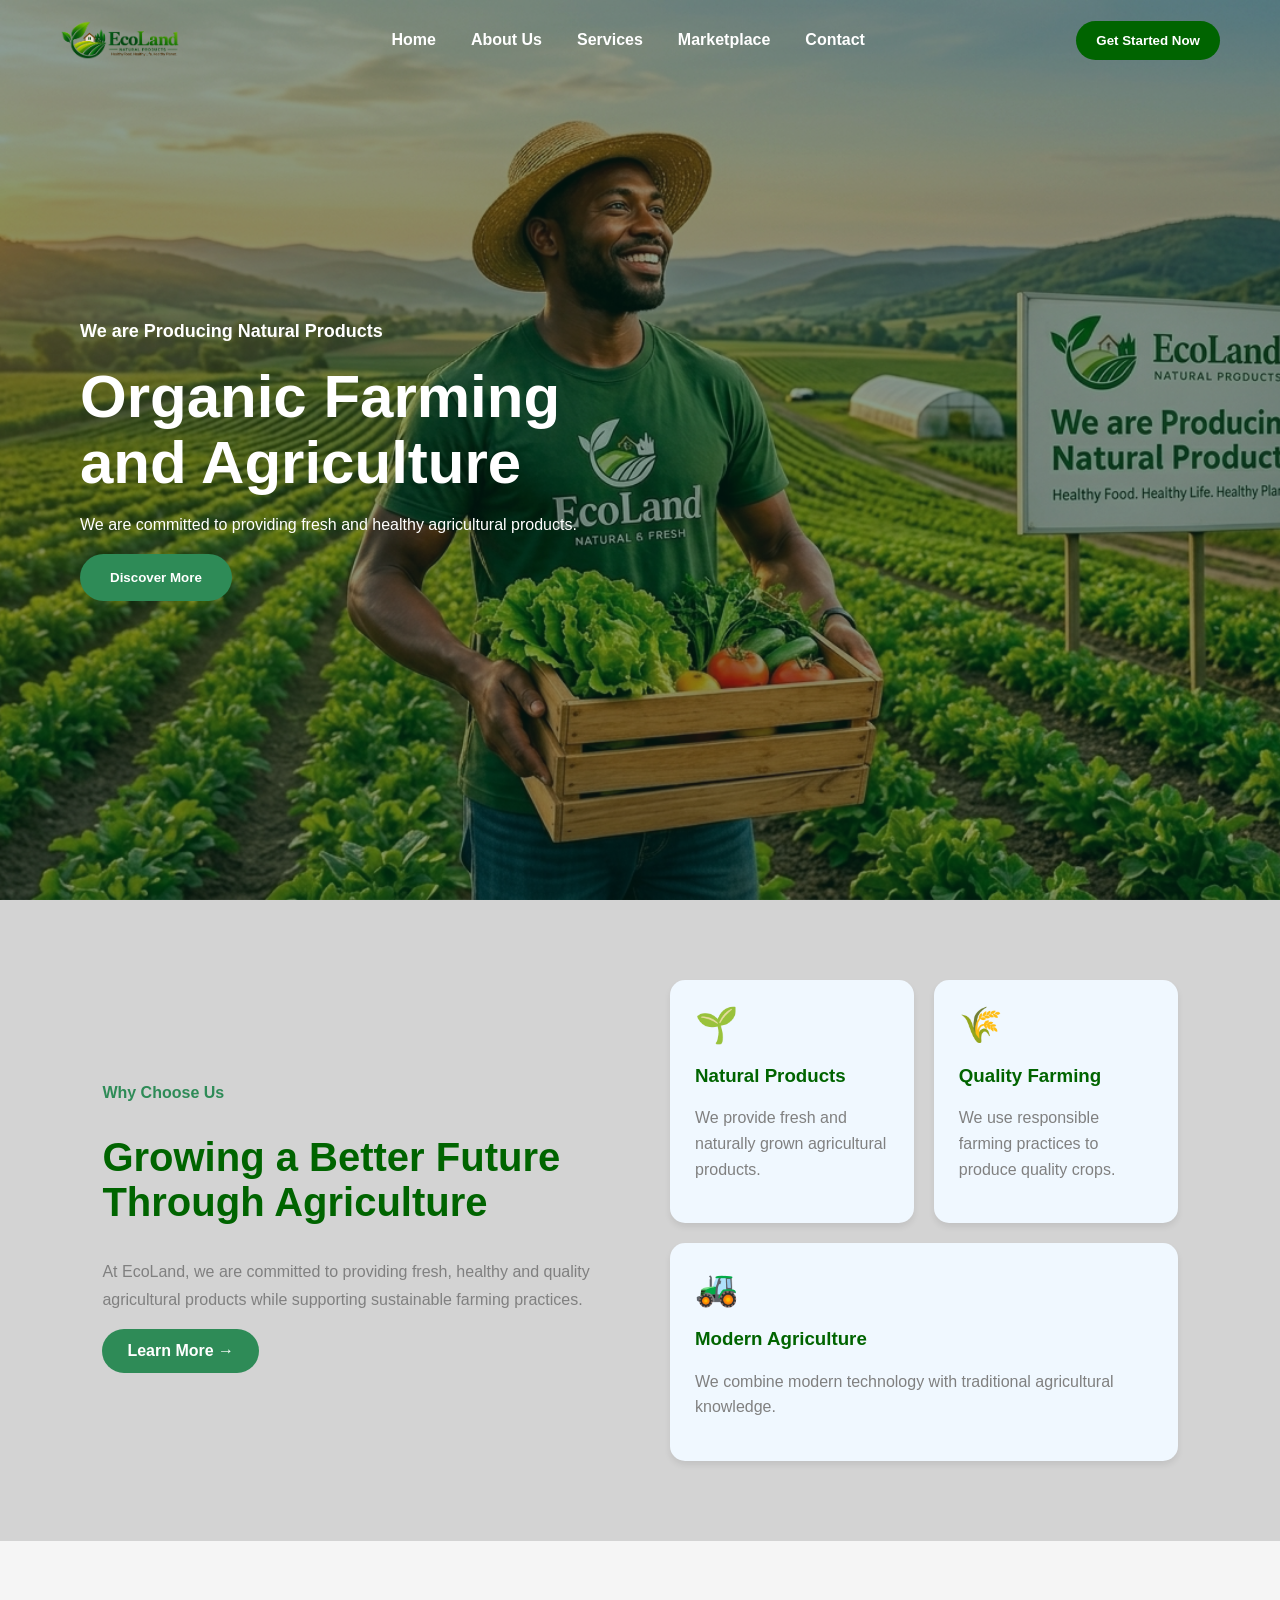
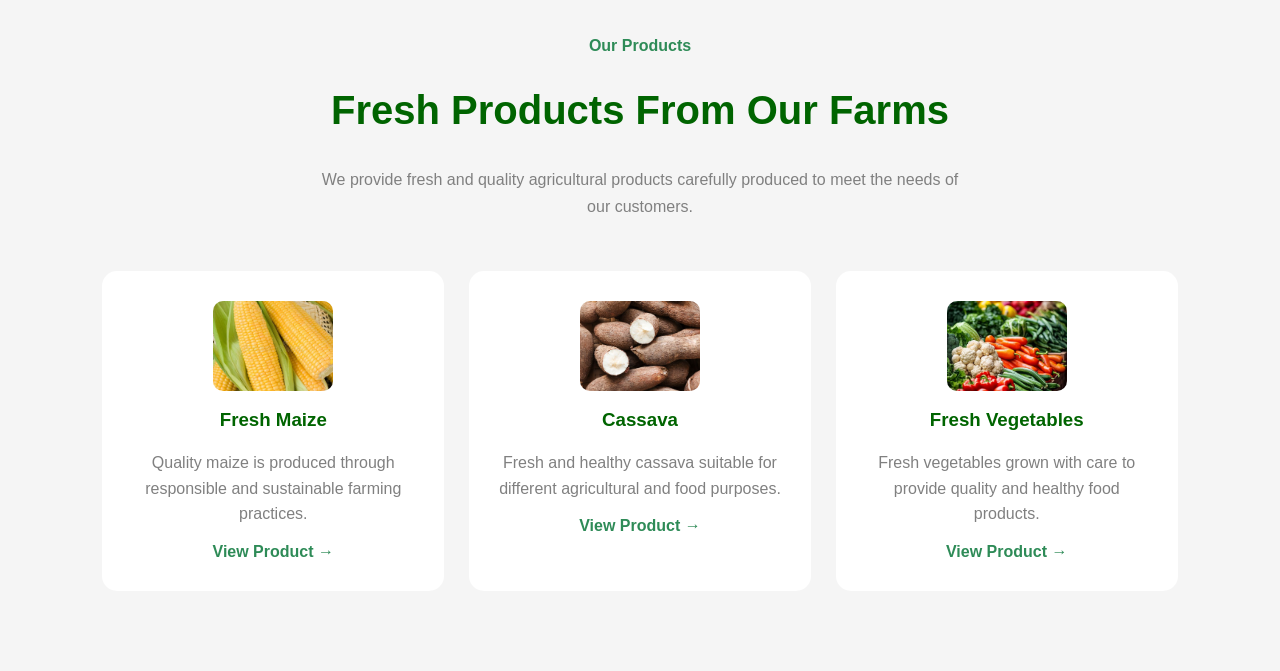
<file: index.html>
<!DOCTYPE html>
<html lang="en">

<head>
    <meta charset="UTF-8">
    <meta name="viewport" content="width=device-width, initial-scale=1.0">

    <title>EcoLand</title>

    <link rel="stylesheet" href="css/style.css">
</head>

<body>

    <!-- NAVIGATION -->
    <nav>

        <div class="logo">
            <a href="index.html">
                <img src="images/eco land logo.png" alt="EcoLand Logo">
            </a>
        </div>

        <ul>
            <li><a href="index.html">Home</a></li>
            <li><a href="about.html">About Us</a></li>
            <li><a href="service.html">Services</a></li>
            <li><a href="marketplace.html">Marketplace</a></li>
            <li><a href="contact.html">Contact</a></li>
        </ul>

        <a href="contact.html">
            <button>Get Started Now</button>
        </a>

    </nav>


    <!-- HERO SECTION -->
    <section class="hero">

        <div class="hero-overlay"></div>

        <div class="hero-content">

            <p class="subtitle">
                We are Producing Natural Products
            </p>

            <h1>
                Organic Farming<br>
                and Agriculture
            </h1>

            <p>
                We are committed to providing fresh and healthy
                agricultural products.
            </p>

            <button id="discoverButton">
                Discover More
            </button>

        </div>

    </section>


    <!-- WHY CHOOSE US -->
    <section class="why-us">

        <div class="why-text">

            <p class="section-subtitle">
                Why Choose Us
            </p>

            <h2>
                Growing a Better Future Through Agriculture
            </h2>

            <p>
                At EcoLand, we are committed to providing fresh,
                healthy and quality agricultural products while
                supporting sustainable farming practices.
            </p>

            <a href="about.html" class="learn-more">
                Learn More →
            </a>

        </div>


        <div class="why-cards">

            <div class="why-card">

                <div class="icon">🌱</div>

                <h3>
                    Natural Products
                </h3>

                <p>
                    We provide fresh and naturally grown
                    agricultural products.
                </p>

            </div>


            <div class="why-card">

                <div class="icon">🌾</div>

                <h3>
                    Quality Farming
                </h3>

                <p>
                    We use responsible farming practices
                    to produce quality crops.
                </p>

            </div>


            <div class="why-card">

                <div class="icon">🚜</div>

                <h3>
                    Modern Agriculture
                </h3>

                <p>
                    We combine modern technology with
                    traditional agricultural knowledge.
                </p>

            </div>

        </div>

    </section>


    <!-- OUR PRODUCTS -->
    <section class="products">

        <div class="products-heading">

            <p class="section-subtitle">
                Our Products
            </p>

            <h2>
                Fresh Products From Our Farms
            </h2>

            <p>
                We provide fresh and quality agricultural products
                carefully produced to meet the needs of our customers.
            </p>

        </div>


        <div class="product-cards">

            <!-- PRODUCT 1 -->
            <div class="product-card">

                <div class="product-image">
                    <img src="images/fresh maize.jpg"
                        alt="Fresh Maize">
                </div>

                <h3>
                    Fresh Maize
                </h3>

                <p>
                    Quality maize is produced through responsible
                    and sustainable farming practices.
                </p>

                <a href="marketplace.html">
                    View Product →
                </a>

            </div>


            <!-- PRODUCT 2 -->
            <div class="product-card">

                <div class="product-image">
                    <img src="images/fresh cassava.jpg"
                        alt="Fresh Cassava">
                </div>

                <h3>
                    Cassava
                </h3>

                <p>
                    Fresh and healthy cassava suitable for different
                    agricultural and food purposes.
                </p>

                <a href="marketplace.html">
                    View Product →
                </a>

            </div>


            <!-- PRODUCT 3 -->
            <div class="product-card">

                <div class="product-image">
                    <img src="images/fresh vegetable.jpg"
                        alt="Fresh Vegetable">
                </div>

                <h3>
                    Fresh Vegetables
                </h3>

                <p>
                    Fresh vegetables grown with care to provide
                    quality and healthy food products.
                </p>

                <a href="marketplace.html">
                    View Product →
                </a>

            </div>

        </div>

    </section>


    <script src="js/script.js"></script>

</body>

</html>
</file>
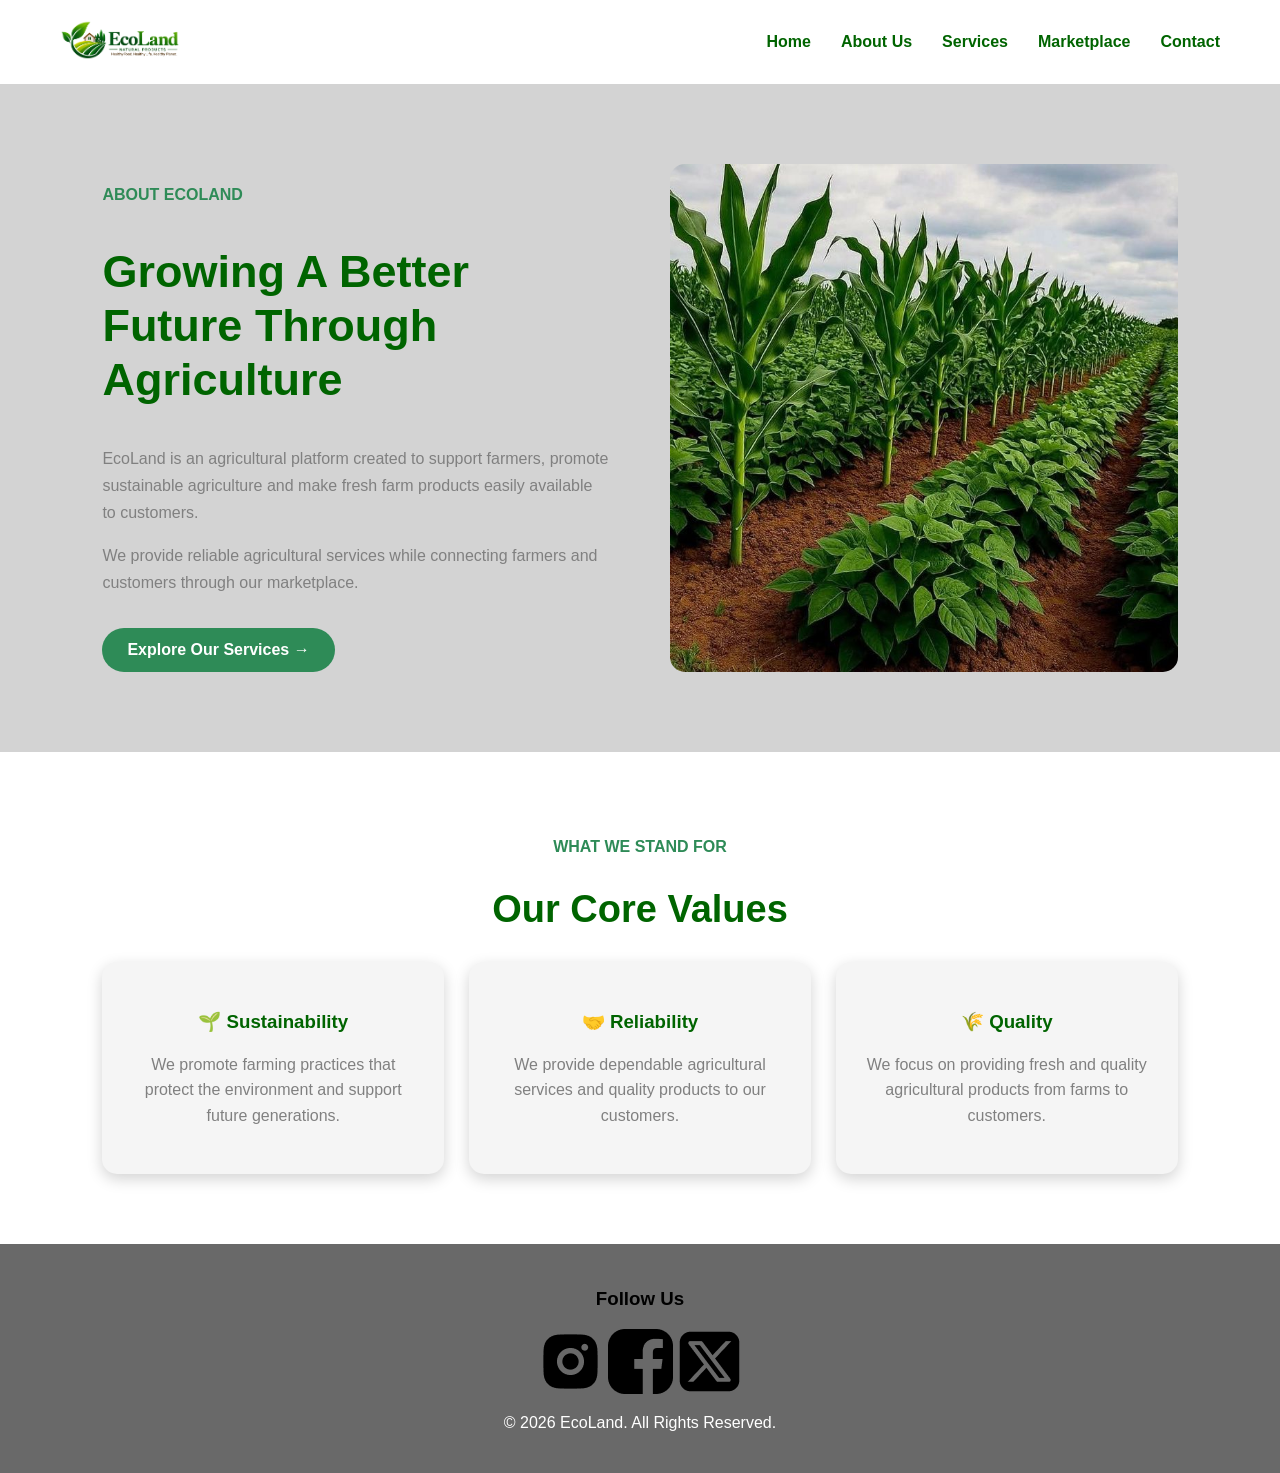
<file: about.html>
<!DOCTYPE html>
<html lang="en">

<head>
    <meta charset="UTF-8">
    <meta name="viewport" content="width=device-width, initial-scale=1.0">

    <title>EcoLand About Us</title>

    <link rel="stylesheet" href="css/about.css">
</head>

<body>

    <!-- NAVIGATION -->
    <nav>
        <div class="logo">
            <a href="index.html">
                 <img src="images/eco land logo.png" alt="EcoLand logo">
            </a>
        </div>

        <ul>
            <li><a href="index.html">Home</a></li>
            <li><a href="about.html">About Us</a></li>
            <li><a href="service.html">Services</a></li>
            <li><a href="marketplace.html">Marketplace</a></li>
            <li><a href="contact.html">Contact</a></li>
        </ul>
    </nav>

    <!-- ABOUT -->
    <section class="about">

        <div class="about-text">
            <p>ABOUT ECOLAND</p>

            <h1>Growing A Better Future Through Agriculture</h1>

            <p>
                EcoLand is an agricultural platform created to support farmers,
                promote sustainable agriculture and make fresh farm products
                easily available to customers.
            </p>

            <p>
                We provide reliable agricultural services while connecting
                farmers and customers through our marketplace.
            </p>

            <a href="service.html">Explore Our Services →</a>
        </div>

        <div class="about-image">
            <img src="images/farm-production.jpg" alt="Agricultural farm">
        </div>

    </section>

    <!-- OUR VALUES -->
    <section class="values">

        <p>WHAT WE STAND FOR</p>
        <h2>Our Core Values</h2>

        <div class="value-cards">

            <div class="value-card">
                <h3>🌱 Sustainability</h3>
                <p>
                    We promote farming practices that protect the environment
                    and support future generations.
                </p>
            </div>

            <div class="value-card">
                <h3>🤝 Reliability</h3>
                <p>
                    We provide dependable agricultural services and quality
                    products to our customers.
                </p>
            </div>

            <div class="value-card">
                <h3>🌾 Quality</h3>
                <p>
                    We focus on providing fresh and quality agricultural
                    products from farms to customers.
                </p>
            </div>

        </div>

    </section>

    <!-- FOOTER -->
<footer>

    <div class="footer-social">

        <h3>Follow Us</h3>

        <div class="social-icons">

            <img src="images/instagram logo.png" alt="Instagram">

            <img src="images/facebook logo.png" alt="Facebook">

            <img src="images/x logo.png" alt="X">

        </div>

        <p>© 2026 EcoLand. All Rights Reserved.</p>

    </div>

</footer>

</body>
</html>
</file>
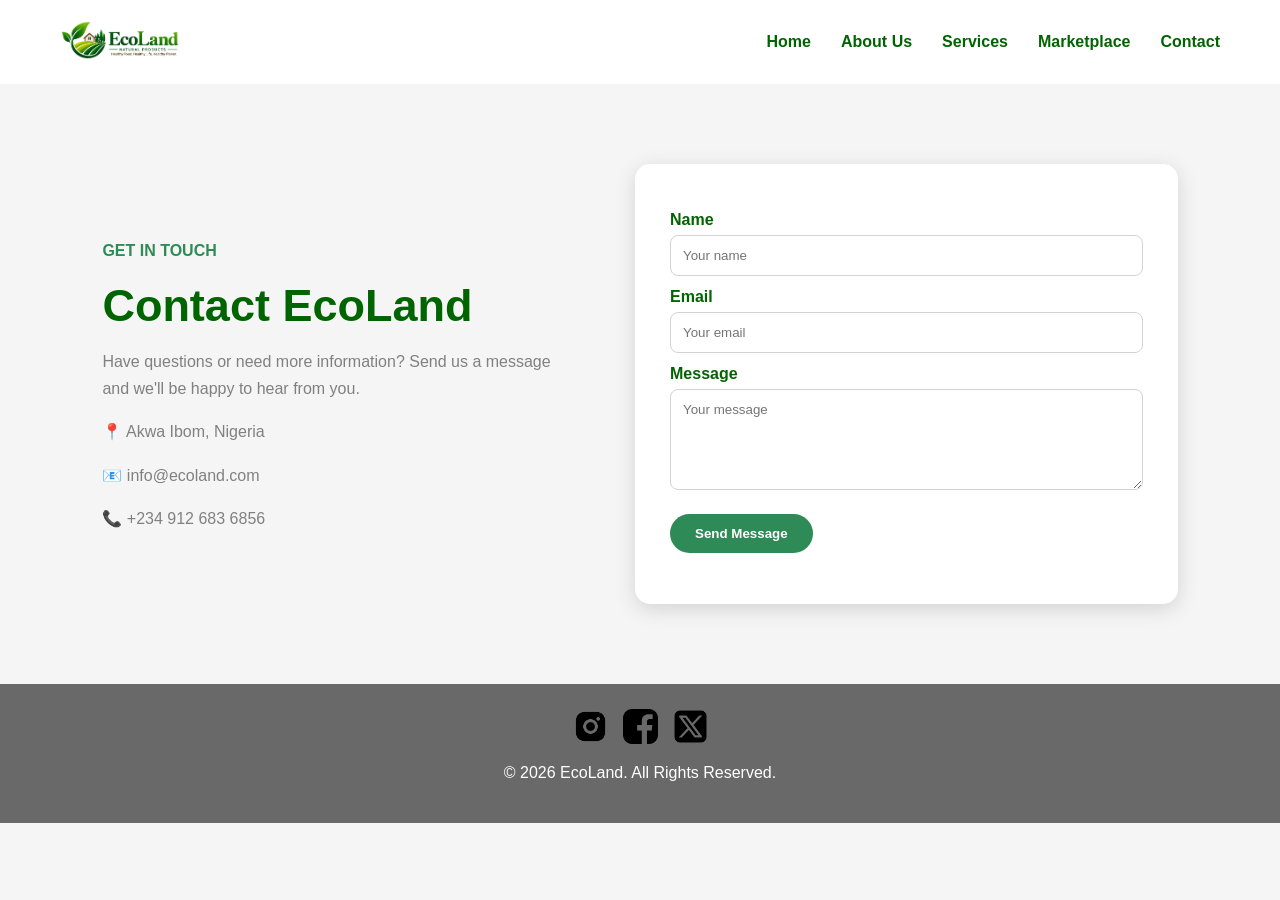
<file: contact.html>
<!DOCTYPE html>
<html lang="en">

<head>
    <meta charset="UTF-8">
    <meta name="viewport" content="width=device-width, initial-scale=1.0">

    <title>EcoLand Contact</title>

    <link rel="stylesheet" href="css/contact.css">
</head>

<body>

    <!-- NAVIGATION -->
    <nav>

        <div class="logo">
            <img src="images/eco land logo.png" alt="EcoLand logo">
        </div>

        <ul>
            <li><a href="index.html">Home</a></li>
            <li><a href="about.html">About Us</a></li>
            <li><a href="service.html">Services</a></li>
            <li><a href="marketplace.html">Marketplace</a></li>
            <li><a href="contact.html">Contact</a></li>
        </ul>

    </nav>


    <!-- CONTACT -->

    <section class="contact">

        <div class="contact-text">

            <p>GET IN TOUCH</p>

            <h1>Contact EcoLand</h1>

            <p>
                Have questions or need more information?
                Send us a message and we'll be happy to hear from you.
            </p>

            <p>📍 Akwa Ibom, Nigeria</p>
            <p>📧 info@ecoland.com</p>
            <p>📞 +234 912 683 6856</p>

        </div>


        <!-- CONTACT FORM -->

        <form class="contact-form" id="contactForm">

            <label for="name">Name</label>
            <input type="text" id="name" placeholder="Your name" required>

            <label for="email">Email</label>
            <input type="email" id="email" placeholder="Your email" required>

            <label for="message">Message</label>
            <textarea id="message" rows="5" placeholder="Your message" required></textarea>

            <button type="submit">Send Message</button>

            <p id="formMessage"></p>

        </form>

    </section>


    <!-- FOOTER -->

    <footer>

        <div class="social-icons">

              <a href="https://www.instagram.com/" target="_blank">
                       <img src="images/instagram logo.png" alt="Instagram">
              </a>

                 <a href="https://www.facebook.com/" target="_blank">
                         <img src="images/facebook logo.png" alt="Facebook">
                  </a>

                 <a href="https://x.com/" target="_blank">
                           <img src="images/x logo.png" alt="X">
                 </a>

            </div>

            <p>© 2026 EcoLand. All Rights Reserved.</p>

        </div>

    </footer>


    <script src="js/script.js"></script>

</body>

</html>
</file>
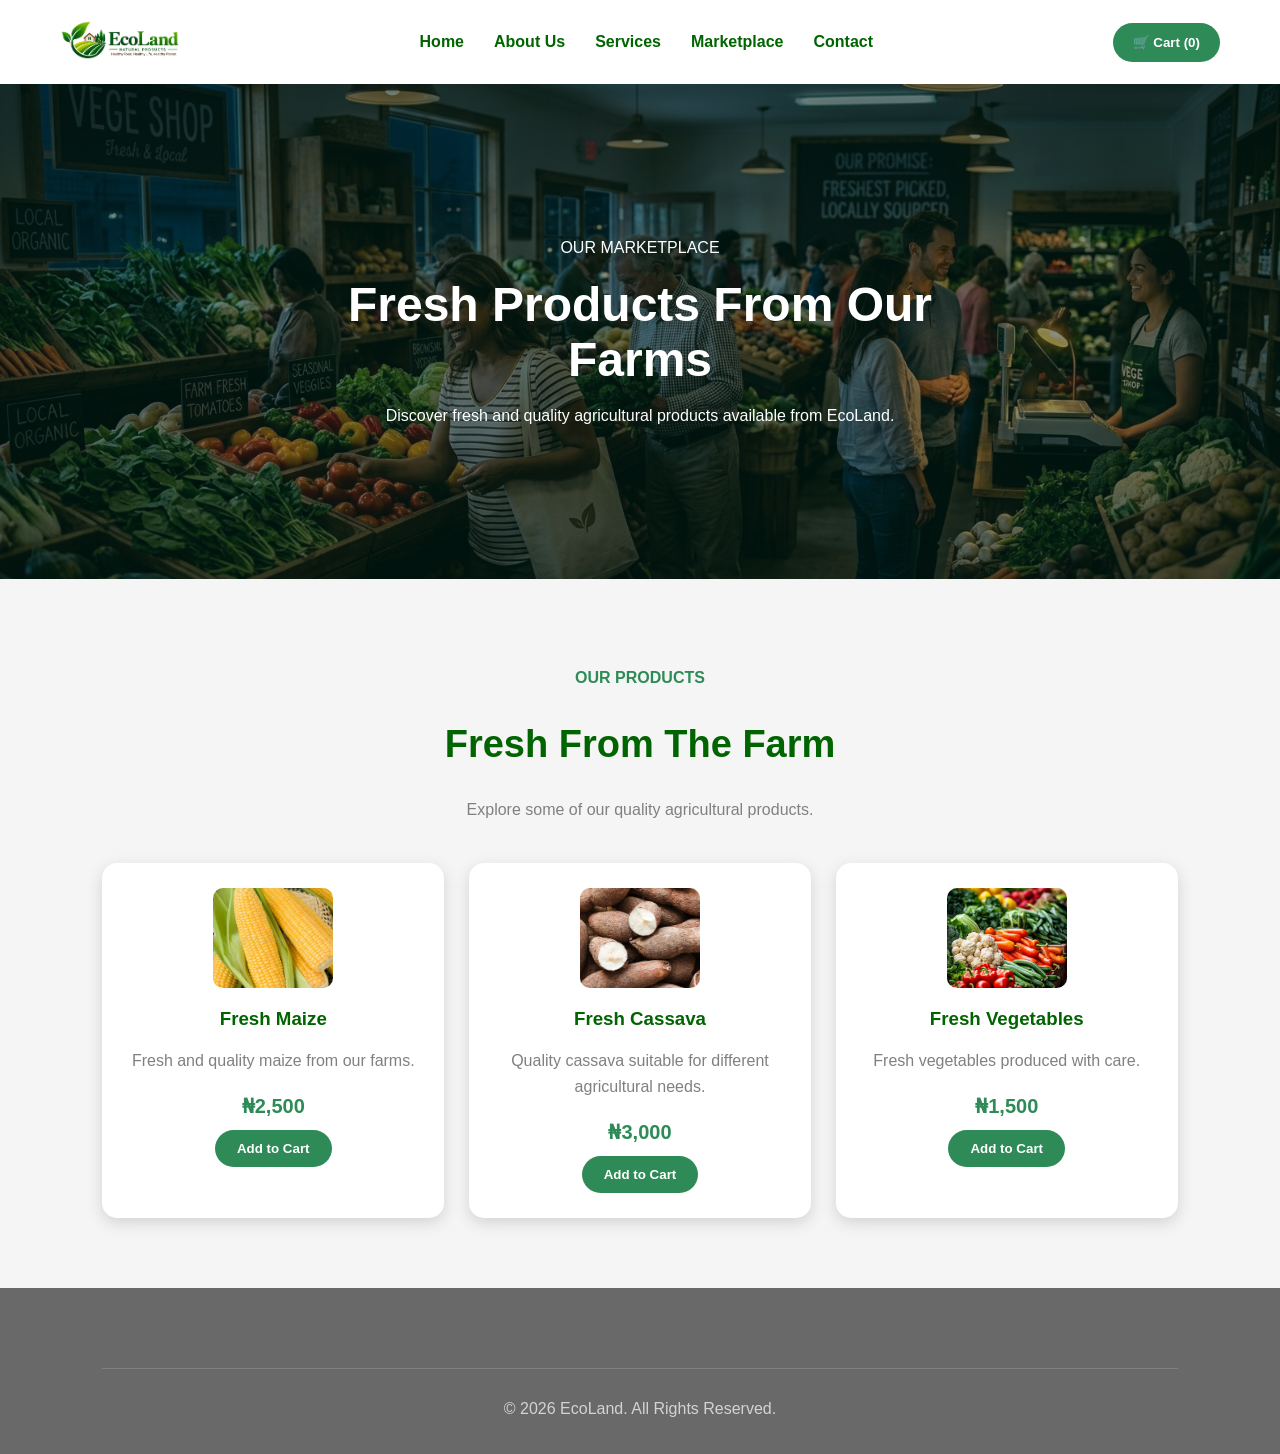
<file: marketplace.html>
<!DOCTYPE html>
<html lang="en">

<head>
    <meta charset="UTF-8">
    <meta name="viewport" content="width=device-width, initial-scale=1.0">

    <title>EcoLand Marketplace</title>

    <link rel="stylesheet" href="css/marketplace.css">
</head>

<body>

<nav>

    <div class="logo">
        <a href="index.html">
            <img src="images/eco land logo.png" alt="EcoLand Logo">
        </a>
    </div>

    <ul>
        <li><a href="index.html">Home</a></li>
        <li><a href="about.html">About Us</a></li>
        <li><a href="service.html">Services</a></li>
        <li><a href="marketplace.html">Marketplace</a></li>
        <li><a href="contact.html">Contact</a></li>
    </ul>

    <button id="cartButton">
        🛒 Cart (<span id="cartCount">0</span>)
    </button>

</nav>


<section class="marketplace-hero">

    <div class="marketplace-hero-content">

        <p>OUR MARKETPLACE</p>

        <h1>Fresh Products From Our Farms</h1>

        <p>
            Discover fresh and quality agricultural products
            available from EcoLand.
        </p>

    </div>

</section>


<section class="products-section">

    <div class="products-heading">

        <p>OUR PRODUCTS</p>

        <h2>Fresh From The Farm</h2>

        <p>
            Explore some of our quality agricultural products.
        </p>

    </div>


    <div class="product-cards">


        <!-- MAIZE -->

        <div class="product-card">

            <div class="product-image">
                <img src="images/fresh maize.jpg" alt="Fresh Maize">
            </div>

            <h3>Fresh Maize</h3>

            <p>Fresh and quality maize from our farms.</p>

            <p class="price">₦2,500</p>

            <button
                class="add-to-cart"
                data-name="Fresh Maize"
                data-price="2500">
                Add to Cart
            </button>

        </div>


        <!-- CASSAVA -->

        <div class="product-card">

            <div class="product-image">
                <img src="images/fresh cassava.jpg" alt="Fresh Cassava">
            </div>

            <h3>Fresh Cassava</h3>

            <p>
                Quality cassava suitable for different
                agricultural needs.
            </p>

            <p class="price">₦3,000</p>

            <button
                class="add-to-cart"
                data-name="Fresh Cassava"
                data-price="3000">
                Add to Cart
            </button>

        </div>


        <!-- VEGETABLES -->

        <div class="product-card">

            <div class="product-image">
                <img src="images/fresh vegetable.jpg" alt="Fresh Vegetables">
            </div>

            <h3>Fresh Vegetables</h3>

            <p>
                Fresh vegetables produced with care.
            </p>

            <p class="price">₦1,500</p>

            <button
                class="add-to-cart"
                data-name="Fresh Vegetables"
                data-price="1500">
                Add to Cart
            </button>

        </div>

    </div>

</section>


<!-- CART -->

<div id="cartPanel" class="cart-panel">

    <div class="cart-header">

        <h2>Your Cart</h2>

        <button id="closeCart">×</button>

    </div>

    <div id="cartItems">

        <p>Your cart is empty.</p>

    </div>

    <div class="cart-total">

        <strong>Total:</strong>

        <span id="cartTotal">₦0</span>

    </div>

    <button id="clearCart" class="clear-cart">
        Clear Cart
    </button>

</div>


<footer class="footer">

    <div class="footer-bottom">

        <p>© 2026 EcoLand. All Rights Reserved.</p>

    </div>

</footer>


<script src="js/script.js"></script>

</body>
</html>
</file>
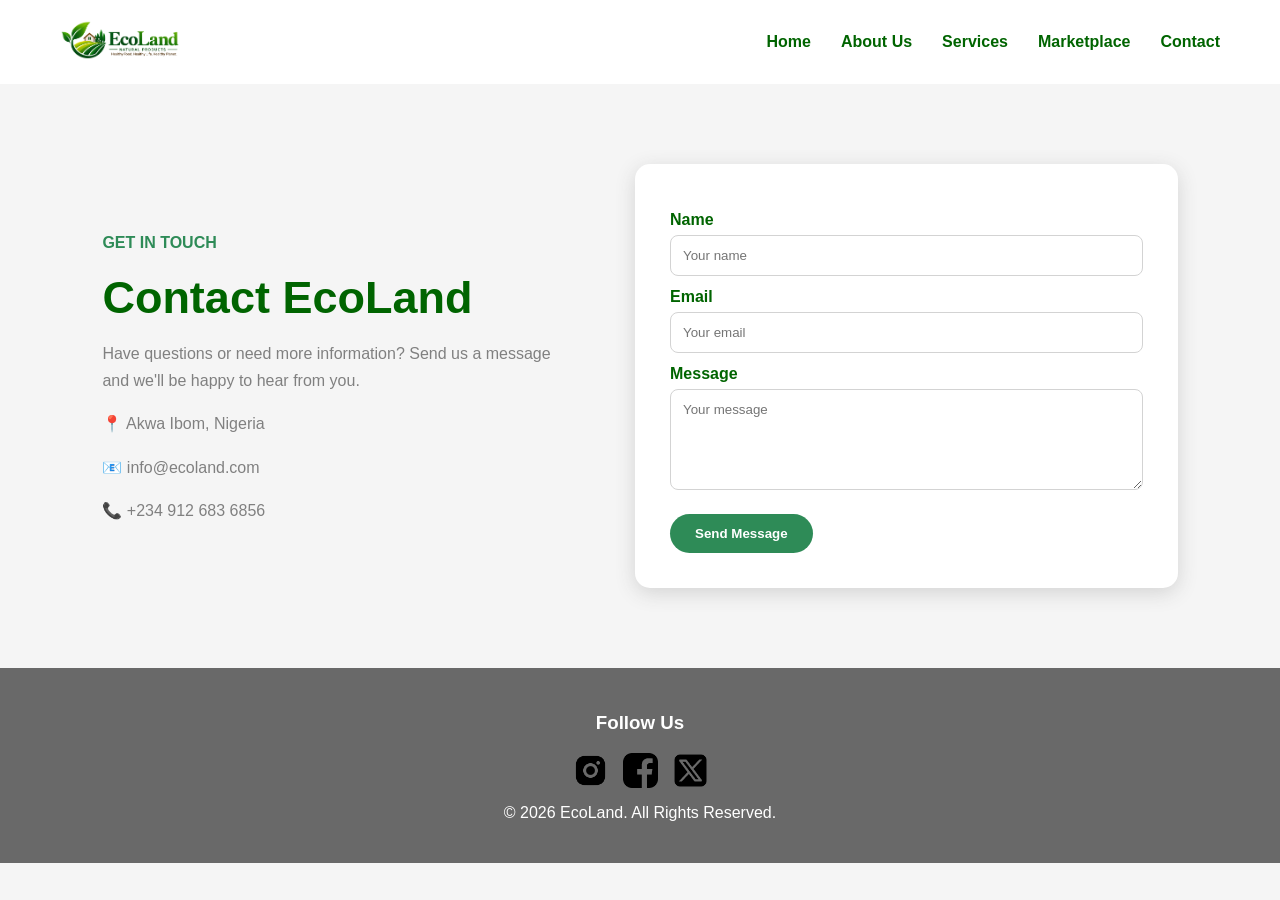
<file: service.html>
<!DOCTYPE html>
<html lang="en">

<head>
    <meta charset="UTF-8">
    <meta name="viewport" content="width=device-width, initial-scale=1.0">

    <title>EcoLand Contact</title>

    <link rel="stylesheet" href="css/contact.css">
</head>

<body>

    <!-- NAVIGATION -->
    <nav>

        <div class="logo">
            <img src="images/eco land logo.png" alt="EcoLand logo">
        </div>

        <ul>
            <li><a href="index.html">Home</a></li>
            <li><a href="about.html">About Us</a></li>
            <li><a href="service.html">Services</a></li>
            <li><a href="marketplace.html">Marketplace</a></li>
            <li><a href="contact.html">Contact</a></li>
        </ul>

    </nav>


    <!-- CONTACT -->
    <section class="contact">

        <div class="contact-text">

            <p>GET IN TOUCH</p>

            <h1>Contact EcoLand</h1>

            <p>
                Have questions or need more information?
                Send us a message and we'll be happy to hear from you.
            </p>

            <p>📍 Akwa Ibom, Nigeria</p>
            <p>📧 info@ecoland.com</p>
            <p>📞 +234 912 683 6856</p>

        </div>


        <!-- CONTACT FORM -->
        <form class="contact-form">

            <label for="name">Name</label>
            <input
                type="text"
                id="name"
                name="name"
                placeholder="Your name"
                required
            >

            <label for="email">Email</label>
            <input
                type="email"
                id="email"
                name="email"
                placeholder="Your email"
                required
            >

            <label for="message">Message</label>
            <textarea
                id="message"
                name="message"
                rows="5"
                placeholder="Your message"
                required
            ></textarea>

            <button type="submit">Send Message</button>

        </form>

    </section>


    <!-- FOOTER -->
    <footer>

        <div class="footer-social">

            <h3>Follow Us</h3>

            <div class="social-icons">

                <img src="images/instagram logo.png" alt="Instagram">

                <img src="images/facebook logo.png" alt="Facebook">

                <img src="images/x logo.png" alt="X">

            </div>

            <p>© 2026 EcoLand. All Rights Reserved.</p>

        </div>

    </footer>

</body>

</html>
</file>
<file: css/style.css>
/* GENERAL */

* {
    box-sizing: border-box;
}

body {
    margin: 0;
    font-family: Arial, sans-serif;
}


/* NAVIGATION */

nav {
    display: flex;
    justify-content: space-between;
    align-items: center;
    padding: 20px 60px;
    position: absolute;
    top: 0;
    width: 100%;
    z-index: 10;
}

nav a {
    color: white;
    text-decoration: none;
    font-weight: bold;
}

nav a:hover {
    color: lightgreen;
}

.logo img {
    width: 120px;
    display: block;
}

nav ul {
    display: flex;
    gap: 35px;
    list-style: none;
    margin: 0;
    padding: 0;
}

nav button {
    padding: 12px 20px;
    border: none;
    border-radius: 30px;
    background-color: darkgreen;
    color: white;
    font-weight: bold;
    cursor: pointer;
}

nav button:hover {
    background-color: seagreen;
}


/* HERO */

.hero {
    height: 100vh;
    background-image: url("../images/hero image.png");
    background-size: cover;
    background-position: center;
    background-repeat: no-repeat;

    display: flex;
    align-items: center;
    position: relative;
}

.hero-overlay {
    position: absolute;
    inset: 0;
    background-color: rgba(0, 40, 30, 0.45);
}

.hero-content {
    margin-left: 80px;
    color: white;
    position: relative;
    z-index: 1;
    max-width: 600px;
}

.hero-content h1 {
    font-size: 60px;
    line-height: 1.1;
    margin: 15px 0;
}

.hero-content p {
    line-height: 1.6;
}

.subtitle {
    font-size: 18px;
    font-weight: bold;
}

.hero-content button {
    padding: 16px 30px;
    border: none;
    border-radius: 30px;
    background-color: seagreen;
    color: white;
    font-weight: bold;
    cursor: pointer;
}

.hero-content button:hover {
    background-color: darkgreen;
}


/* WHY CHOOSE US */

.why-us {
    padding: 80px 8%;
    background-color: lightgray;

    display: flex;
    gap: 60px;
    align-items: center;
}

.why-text {
    flex: 1;
}

.section-subtitle {
    color: seagreen;
    font-weight: bold;
}

.why-text h2 {
    font-size: 40px;
    color: darkgreen;
}

.why-text > p:not(.section-subtitle) {
    color: gray;
    line-height: 1.7;
}

.learn-more {
    display: inline-block;
    padding: 13px 25px;
    background-color: seagreen;
    color: white;
    text-decoration: none;
    border-radius: 30px;
    font-weight: bold;
}

.learn-more:hover {
    background-color: darkgreen;
}


/* WHY CARDS */

.why-cards {
    flex: 1;

    display: grid;
    grid-template-columns: repeat(2, 1fr);
    gap: 20px;
}

.why-card {
    background-color: aliceblue;
    padding: 25px;
    border-radius: 15px;
    box-shadow: 0 4px 6px rgba(0, 0, 0, 0.08);
}

.why-card:nth-child(3) {
    grid-column: span 2;
}

.why-card .icon {
    font-size: 35px;
}

.why-card h3 {
    color: darkgreen;
}

.why-card p {
    color: gray;
    line-height: 1.6;
}


/* PRODUCTS */

.products {
    padding: 80px 8%;
    background-color: whitesmoke;
    text-align: center;
}

.products-heading {
    max-width: 650px;
    margin: 0 auto 50px;
}

.products-heading h2 {
    font-size: 40px;
    color: darkgreen;
}

.products-heading p:not(.section-subtitle) {
    color: gray;
    line-height: 1.7;
}


/* PRODUCT CARDS */

.product-cards {
    display: grid;
    grid-template-columns: repeat(3, 1fr);
    gap: 25px;
}

.product-card {
    background-color: white;
    padding: 30px;
    border-radius: 15px;
    transition: transform 0.3s ease;
}

.product-card:hover {
    transform: translateY(-8px);
}


/* PRODUCT IMAGE */

.product-image {
    width: 120px;
    height: 90px;
    margin: 0 auto 15px;
    overflow: hidden;
    border-radius: 10px;
}

.product-image img {
    width: 100%;
    height: 100%;
    object-fit: cover;
}


/* PRODUCT TEXT */

.product-card h3 {
    color: darkgreen;
}

.product-card p {
    color: gray;
    line-height: 1.6;
}

.product-card a {
    color: seagreen;
    text-decoration: none;
    font-weight: bold;
}

.product-card a:hover {
    color: darkgreen;
}


/* SOCIAL ICONS */

.social-icons {
    display: flex;
    gap: 15px;
}

.social-icons img {
    width: 35px;
    height: 35px;
    object-fit: contain;
}


/* MOBILE */

@media (max-width: 768px) {

    nav {
        padding: 15px 20px;
        flex-direction: column;
        gap: 15px;
    }

    nav ul {
        gap: 15px;
        flex-wrap: wrap;
        justify-content: center;
    }

    nav a {
        font-size: 13px;
    }

    nav button {
        display: none;
    }


    /* HERO */

    .hero {
        min-height: 100vh;
    }

    .hero-content {
        margin: 0 30px;
    }

    .hero-content h1 {
        font-size: 40px;
    }


    /* WHY CHOOSE US */

    .why-us {
        padding: 60px 30px;
        flex-direction: column;
    }

    .why-text h2 {
        font-size: 32px;
    }

    .why-cards {
        width: 100%;
        grid-template-columns: 1fr;
    }

    .why-card:nth-child(3) {
        grid-column: span 1;
    }


    /* PRODUCTS */

    .products {
        padding: 60px 30px;
    }

    .product-cards {
        grid-template-columns: 1fr;
    }

    .products-heading h2 {
        font-size: 32px;
    }
}
</file>
<file: css/about.css>
/* GENERAL */

* {
    box-sizing: border-box;
}

body {
    margin: 0;
    font-family: Arial, sans-serif;
    background-color: whitesmoke;
}


/* NAVIGATION */

nav {
    display: flex;
    justify-content: space-between;
    align-items: center;
    padding: 20px 60px;
    background-color: white;
}

.logo img {
    width: 120px;
}

nav ul {
    display: flex;
    gap: 30px;
    list-style: none;
    margin: 0;
    padding: 0;
}

nav a {
    color: darkgreen;
    text-decoration: none;
    font-weight: bold;
}

nav a:hover {
    color: seagreen;
}


/* ABOUT */

.about {
    display: flex;
    align-items: center;
    gap: 60px;
    padding: 80px 8%;
    background-color: lightgray;
}

.about-text {
    flex: 1;
}

.about-text > p:first-child {
    color: seagreen;
    font-weight: bold;
}

.about-text h1 {
    color: darkgreen;
    font-size: 45px;
    line-height: 1.2;
}

.about-text p {
    color: gray;
    line-height: 1.7;
}

.about-text a {
    display: inline-block;
    margin-top: 15px;
    padding: 13px 25px;
    background-color: seagreen;
    color: white;
    text-decoration: none;
    border-radius: 25px;
    font-weight: bold;
}

.about-text a:hover {
    background-color: darkgreen;
}


/* ABOUT IMAGE */

.about-image {
    flex: 1;
}

.about-image img {
    width: 100%;
    max-width: 550px;
    border-radius: 15px;
    display: block;
}


/* OUR VALUES */

.values {
    padding: 70px 8%;
    text-align: center;
    background-color: white;
}

.values > p {
    color: seagreen;
    font-weight: bold;
}

.values h2 {
    color: darkgreen;
    font-size: 38px;
}

.value-cards {
    display: grid;
    grid-template-columns: repeat(3, 1fr);
    gap: 25px;
}

.value-card {
    background-color: whitesmoke;
    padding: 30px;
    border-radius: 15px;
    box-shadow: 0 5px 15px lightgray;
}

.value-card h3 {
    color: darkgreen;
}

.value-card p {
    color: gray;
    line-height: 1.6;
}


/* FOOTER */

footer {
    padding: 25px;
    background-color: dimgray;
    text-align: center;
}

footer p {
    color: white;
}


/* MOBILE */

@media (max-width: 768px) {

    nav {
        flex-direction: column;
        gap: 15px;
        padding: 20px;
    }

    nav ul {
        flex-direction: column;
        text-align: center;
        padding: 0;
        gap: 12px;
    }

    .about {
        flex-direction: column;
        padding: 50px 8%;
        text-align: center;
    }

    .about-text h1 {
        font-size: 35px;
    }

    .about-image img {
        width: 100%;
    }

    .value-cards {
        grid-template-columns: 1fr;
    }
}
</file>
<file: css/contact.css>
/* GENERAL */

* {
    box-sizing: border-box;
}

body {
    margin: 0;
    font-family: Arial, sans-serif;
    background-color: whitesmoke;
}


/* NAVIGATION */

nav {
    display: flex;
    justify-content: space-between;
    align-items: center;
    padding: 20px 60px;
    background-color: white;
}

.logo img {
    width: 120px;
}

nav ul {
    display: flex;
    gap: 30px;
    list-style: none;
    margin: 0;
    padding: 0;
}

nav a {
    color: darkgreen;
    text-decoration: none;
    font-weight: bold;
}

nav a:hover {
    color: seagreen;
}


/* CONTACT */

.contact {
    display: flex;
    gap: 60px;
    padding: 80px 8%;
    align-items: center;
    min-height: 60vh;
}

.contact-text {
    flex: 1;
}

.contact-text > p:first-child {
    color: seagreen;
    font-weight: bold;
}

.contact-text h1 {
    color: darkgreen;
    font-size: 45px;
    margin: 15px 0;
}

.contact-text p {
    color: gray;
    line-height: 1.7;
}


/* FORM */

.contact-form {
    flex: 1;
    background-color: white;
    padding: 35px;
    border-radius: 15px;
    box-shadow: 0 5px 20px lightgray;
}

.contact-form label {
    display: block;
    margin: 12px 0 6px;
    color: darkgreen;
    font-weight: bold;
}

.contact-form input,
.contact-form textarea {
    width: 100%;
    padding: 12px;
    border: 1px solid lightgray;
    border-radius: 8px;
    font-family: Arial, sans-serif;
}

.contact-form textarea {
    resize: vertical;
}

.contact-form button {
    margin-top: 20px;
    padding: 12px 25px;
    border: none;
    border-radius: 25px;
    background-color: seagreen;
    color: white;
    font-weight: bold;
    cursor: pointer;
}

.contact-form button:hover {
    background-color: darkgreen;
}


/* FOOTER */

footer {
    padding: 25px;
    background-color: dimgray;
    text-align: center;
}

.footer-social h3 {
    color: white;
}

.social-icons {
    display: flex;
    justify-content: center;
    gap: 15px;
}

.social-icons img {
    width: 35px;
    height: 35px;
    object-fit: contain;
}

footer p {
    color: white;
}


/* MOBILE */

@media (max-width: 768px) {

    nav {
        flex-direction: column;
        gap: 15px;
        padding: 20px;
    }

    nav ul {
        flex-direction: column;
        text-align: center;
        padding: 0;
        gap: 12px;
    }

    .contact {
        flex-direction: column;
        padding: 50px 8%;
        align-items: stretch;
    }

    .contact-text h1 {
        font-size: 35px;
    }

    .contact-form {
        width: 100%;
    }
}

#formMessage {
    margin-top: 15px;
    font-weight: bold;
}
</file>
<file: css/marketplace.css>
/* GENERAL */

* {
    box-sizing: border-box;
}

body {
    margin: 0;
    font-family: Arial, sans-serif;
}


/* NAVIGATION */

nav {
    display: flex;
    justify-content: space-between;
    align-items: center;
    padding: 20px 60px;
    background-color: white;
}

.logo img {
    width: 120px;
}

nav ul {
    display: flex;
    gap: 30px;
    list-style: none;
    margin: 0;
    padding: 0;
}

nav a {
    color: darkgreen;
    text-decoration: none;
    font-weight: bold;
}

nav a:hover {
    color: seagreen;
}

nav button {
    padding: 12px 20px;
    border: none;
    border-radius: 30px;
    background-color: seagreen;
    color: white;
    font-weight: bold;
}


/* MARKETPLACE HERO */

.marketplace-hero {
    min-height: 55vh;
    background-image:
        linear-gradient(rgba(0, 40, 30, 0.45), rgba(0, 40, 30, 0.45)),
        url("../images/marketplace-hero.jpg");

    background-size: cover;
    background-position: center;

    display: flex;
    align-items: center;
    justify-content: center;

    text-align: center;
    color: white;
}

.marketplace-hero-content {
    max-width: 650px;
    padding: 30px;
}

.marketplace-hero-content p {
    line-height: 1.6;
}

.marketplace-hero-content h1 {
    font-size: 48px;
    margin: 15px 0;
}


/* PRODUCTS */

.products-section {
    padding: 70px 8%;
    background-color: whitesmoke;
    text-align: center;
}

.products-heading {
    max-width: 600px;
    margin: 0 auto 40px;
}

.products-heading p:first-child {
    color: seagreen;
    font-weight: bold;
}

.products-heading h2 {
    color: darkgreen;
    font-size: 38px;
}

.products-heading p {
    color: gray;
    line-height: 1.6;
}


/* PRODUCT CARDS */

.product-cards {
    display: grid;
    grid-template-columns: repeat(3, 1fr);
    gap: 25px;
}

.product-card {
    background-color: white;
    padding: 25px;
    border-radius: 15px;
    box-shadow: 0 5px 15px lightgray;
    transition: transform 0.3s ease;
}

.product-card:hover {
    transform: translateY(-8px);
}


/* PRODUCT IMAGE */

.product-image {
    width: 120px;
    height: 100px;
    margin: 0 auto 20px;
    overflow: hidden;
    border-radius: 10px;
}

.product-image img {
    width: 100%;
    height: 100%;
    object-fit: cover;
}


/* PRODUCT TEXT */

.product-card h3 {
    color: darkgreen;
}

.product-card p {
    color: gray;
    line-height: 1.6;
}


/* PRICE */

.price {
    color: seagreen !important;
    font-size: 20px;
    font-weight: bold;
    margin: 8px 0;
}


/* BUTTON */

.product-card button {
    padding: 11px 22px;
    border: none;
    border-radius: 25px;
    background-color: seagreen;
    color: white;
    font-weight: bold;
    cursor: pointer;
}

.product-card button:hover {
    background-color: darkgreen;
}


/* FOOTER */

.footer {
    background-color: dimgray;
    color: white;
    padding: 50px 8% 20px;
}

.footer-content {
    display: flex;
    justify-content: space-between;
    gap: 40px;
}

.footer-links {
    display: flex;
    flex-direction: column;
    gap: 10px;
}

.footer-links a {
    color: white;
    text-decoration: none;
}

.footer-links a:hover {
    color: lightgreen;
}

.footer p {
    color: lightgray;
}

.footer-social {
    margin-top: 30px;
}

.social-icons {
    display: flex;
    gap: 15px;
}

.social-icons img {
    width: 30px;
    height: 30px;
    object-fit: contain;
}

.footer-bottom {
    border-top: 1px solid gray;
    margin-top: 30px;
    padding-top: 15px;
    text-align: center;
}


/* MOBILE */

@media (max-width: 768px) {

    nav {
        flex-direction: column;
        gap: 15px;
        padding: 20px;
    }

    nav ul {
        flex-direction: column;
        text-align: center;
        gap: 12px;
        padding: 0;
    }

    nav button {
        display: none;
    }

    .marketplace-hero-content h1 {
        font-size: 35px;
    }

    .product-cards {
        grid-template-columns: 1fr;
    }

    .footer-content {
        flex-direction: column;
    }
}

/* CART */

.cart-panel {
    position: fixed;
    top: 0;
    right: -400px;

    width: 350px;
    height: 100vh;

    background: white;

    padding: 25px;

    box-shadow: -5px 0 20px gray;

    z-index: 1000;

    transition: right 0.3s ease;

    overflow-y: auto;
}

.cart-panel.open {
    right: 0;
}

.cart-header {
    display: flex;
    justify-content: space-between;
    align-items: center;

    border-bottom: 1px solid lightgray;

    padding-bottom: 15px;
}

.cart-header h2 {
    color: darkgreen;
}

#closeCart {
    border: none;
    background: none;

    font-size: 30px;

    cursor: pointer;
}

.cart-item {
    padding: 15px 0;

    border-bottom: 1px solid lightgray;
}

.cart-item h3 {
    color: darkgreen;
    margin-bottom: 8px;
}

.cart-item p {
    color: gray;
    margin: 5px 0;
}

.cart-total {
    display: flex;
    justify-content: space-between;

    margin: 25px 0;

    font-size: 20px;

    color: darkgreen;
}

.clear-cart {
    width: 100%;

    padding: 12px;

    border: none;

    border-radius: 25px;

    background-color: crimson;

    color: white;

    font-weight: bold;

    cursor: pointer;
}

.clear-cart:hover {
    background-color: darkred;
}

@media (max-width: 768px) {

    .cart-panel {
        width: 85%;
    }

}
</file>
